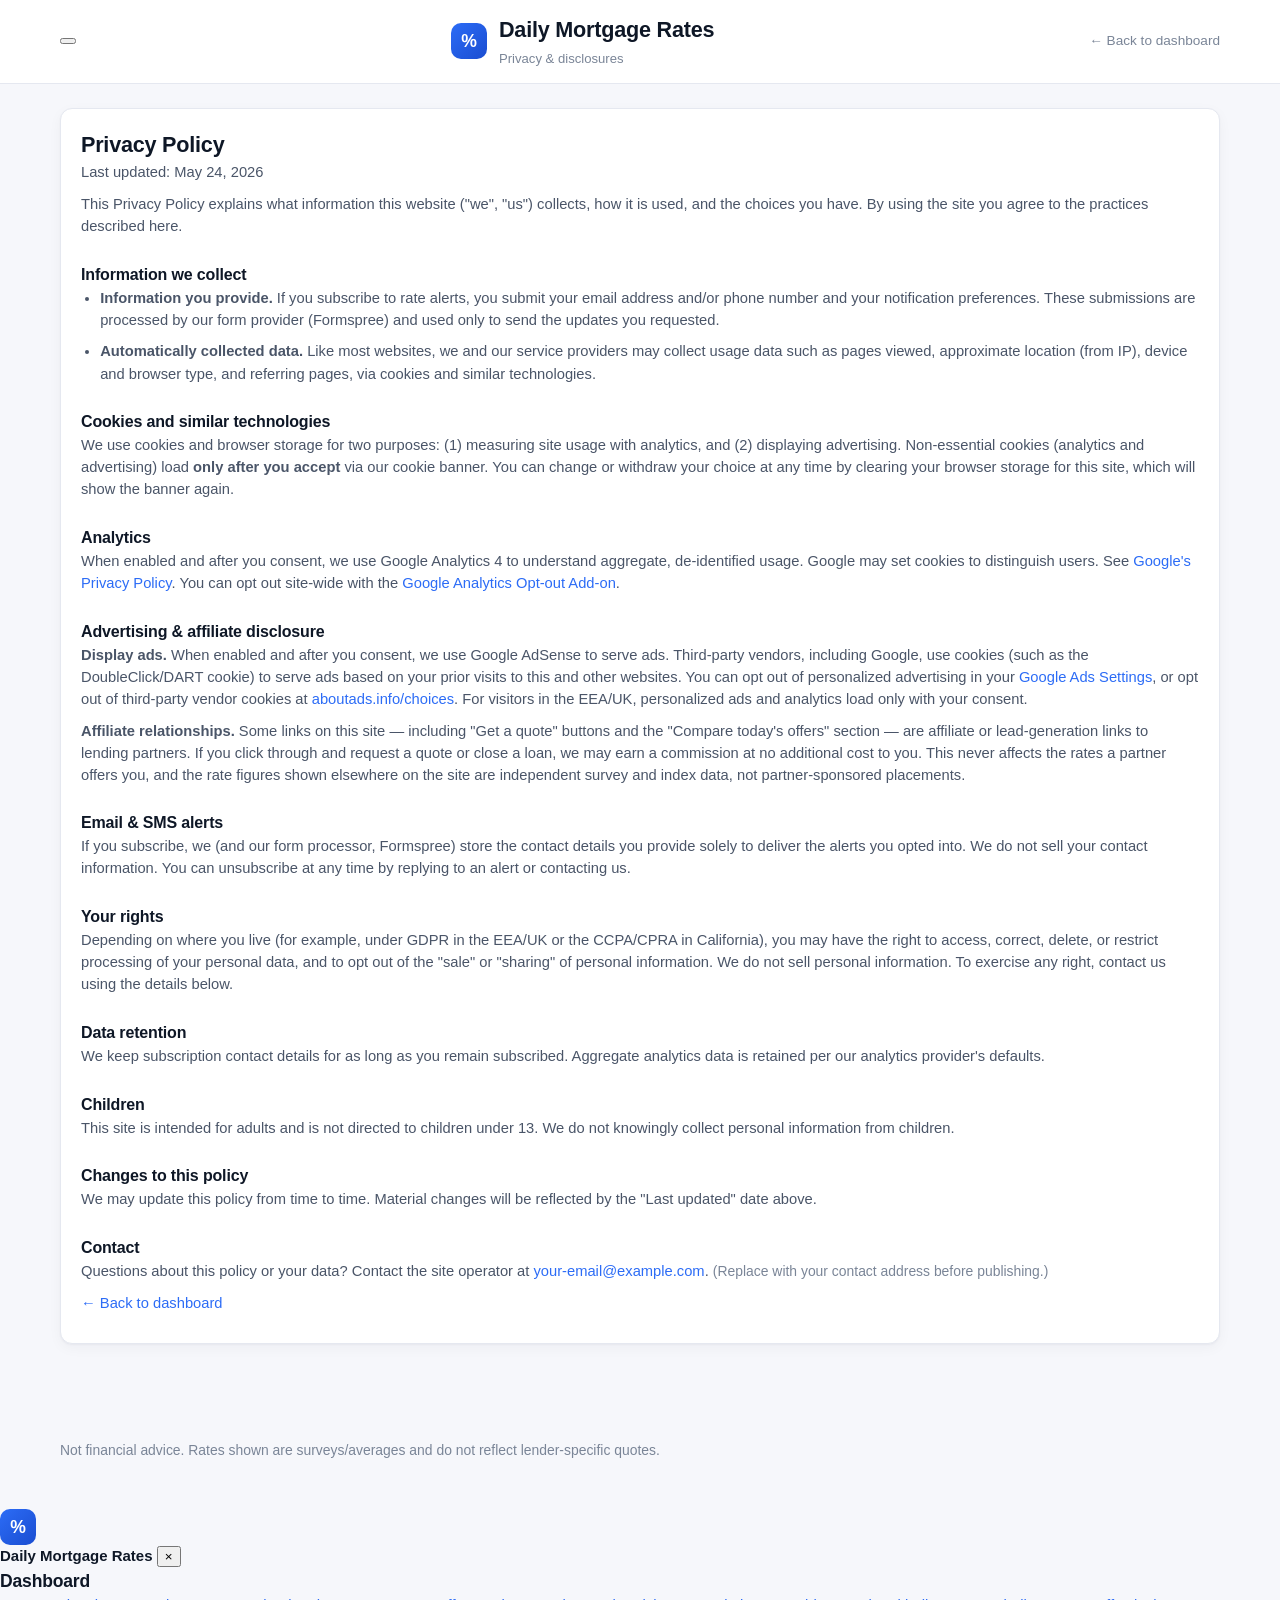
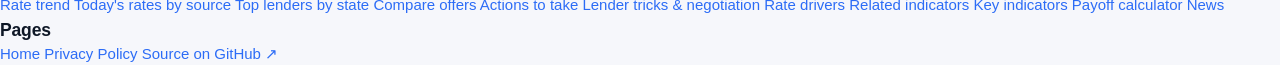
<file: privacy.html>
<!doctype html>
<html lang="en">
<head>
  <meta charset="utf-8" />
  <meta name="viewport" content="width=device-width,initial-scale=1" />
  <meta name="description" content="Privacy policy, cookie, advertising, and affiliate disclosures for the Daily Mortgage Rates dashboard." />
  <meta name="robots" content="index,follow" />
  <title>Privacy Policy · Daily Mortgage Rates</title>
  <link rel="stylesheet" href="./assets/styles.css" />
  <script src="./assets/nav.js" defer></script>
</head>
<body data-page="privacy">
  <header class="topbar">
    <div class="topbar-inner">
      <button type="button" class="hamburger" aria-label="Open menu" aria-controls="drawer">
        <span></span><span></span><span></span>
      </button>
      <div class="brand">
        <span class="brand-mark" aria-hidden="true">%</span>
        <div>
          <h1>Daily Mortgage Rates</h1>
          <p class="subtitle">Privacy &amp; disclosures</p>
        </div>
      </div>
      <div class="topbar-meta">
        <a class="ghlink" href="./index.html">← Back to dashboard</a>
      </div>
    </div>
  </header>

  <main class="container">
    <section class="panel legal">
      <h1>Privacy Policy</h1>
      <p class="muted">Last updated: May 24, 2026</p>

      <p>This Privacy Policy explains what information this website ("we", "us")
      collects, how it is used, and the choices you have. By using the site you
      agree to the practices described here.</p>

      <h2>Information we collect</h2>
      <ul>
        <li><strong>Information you provide.</strong> If you subscribe to rate
        alerts, you submit your email address and/or phone number and your
        notification preferences. These submissions are processed by our form
        provider (Formspree) and used only to send the updates you requested.</li>
        <li><strong>Automatically collected data.</strong> Like most websites, we
        and our service providers may collect usage data such as pages viewed,
        approximate location (from IP), device and browser type, and referring
        pages, via cookies and similar technologies.</li>
      </ul>

      <h2>Cookies and similar technologies</h2>
      <p>We use cookies and browser storage for two purposes: (1) measuring site
      usage with analytics, and (2) displaying advertising. Non-essential cookies
      (analytics and advertising) load <strong>only after you accept</strong> via
      our cookie banner. You can change or withdraw your choice at any time by
      clearing your browser storage for this site, which will show the banner
      again.</p>

      <h2 id="analytics">Analytics</h2>
      <p>When enabled and after you consent, we use Google Analytics 4 to
      understand aggregate, de-identified usage. Google may set cookies to
      distinguish users. See
      <a href="https://policies.google.com/privacy" target="_blank" rel="noopener">Google's Privacy Policy</a>.
      You can opt out site-wide with the
      <a href="https://tools.google.com/dlpage/gaoptout" target="_blank" rel="noopener">Google Analytics Opt-out Add-on</a>.</p>

      <h2 id="advertising">Advertising &amp; affiliate disclosure</h2>
      <p><strong>Display ads.</strong> When enabled and after you consent, we use
      Google AdSense to serve ads. Third-party vendors, including Google, use
      cookies (such as the DoubleClick/DART cookie) to serve ads based on your
      prior visits to this and other websites. You can opt out of personalized
      advertising in your
      <a href="https://www.google.com/settings/ads" target="_blank" rel="noopener">Google Ads Settings</a>,
      or opt out of third-party vendor cookies at
      <a href="https://www.aboutads.info/choices/" target="_blank" rel="noopener">aboutads.info/choices</a>.
      For visitors in the EEA/UK, personalized ads and analytics load only with
      your consent.</p>
      <p><strong>Affiliate relationships.</strong> Some links on this site —
      including "Get a quote" buttons and the "Compare today's offers" section —
      are affiliate or lead-generation links to lending partners. If you click
      through and request a quote or close a loan, we may earn a commission at no
      additional cost to you. This never affects the rates a partner offers you,
      and the rate figures shown elsewhere on the site are independent survey and
      index data, not partner-sponsored placements.</p>

      <h2>Email &amp; SMS alerts</h2>
      <p>If you subscribe, we (and our form processor, Formspree) store the
      contact details you provide solely to deliver the alerts you opted into. We
      do not sell your contact information. You can unsubscribe at any time by
      replying to an alert or contacting us.</p>

      <h2>Your rights</h2>
      <p>Depending on where you live (for example, under GDPR in the EEA/UK or the
      CCPA/CPRA in California), you may have the right to access, correct, delete,
      or restrict processing of your personal data, and to opt out of the "sale"
      or "sharing" of personal information. We do not sell personal information.
      To exercise any right, contact us using the details below.</p>

      <h2>Data retention</h2>
      <p>We keep subscription contact details for as long as you remain
      subscribed. Aggregate analytics data is retained per our analytics
      provider's defaults.</p>

      <h2>Children</h2>
      <p>This site is intended for adults and is not directed to children under
      13. We do not knowingly collect personal information from children.</p>

      <h2>Changes to this policy</h2>
      <p>We may update this policy from time to time. Material changes will be
      reflected by the "Last updated" date above.</p>

      <h2>Contact</h2>
      <p>Questions about this policy or your data? Contact the site operator at
      <a href="mailto:your-email@example.com">your-email@example.com</a>.
      <span class="muted">(Replace with your contact address before publishing.)</span></p>

      <p><a href="./index.html">← Back to dashboard</a></p>
    </section>
  </main>

  <footer class="footer">
    <p class="muted">Not financial advice. Rates shown are surveys/averages and do not reflect lender-specific quotes.</p>
  </footer>
</body>
</html>
</file>
<file: assets/styles.css>
/* ─── Reset & tokens ────────────────────────────────────────── */
*, *::before, *::after { box-sizing: border-box; }
html { -webkit-text-size-adjust: 100%; }
body { margin: 0; }

:root {
  color-scheme: light dark;

  --bg:           #f6f7fb;
  --panel:        #ffffff;
  --panel-2:      #fafbff;
  --ink:          #0e1726;
  --ink-2:        #4a5568;
  --muted:        #7a8597;
  --border:       #e5e8f0;
  --border-2:     #eef0f6;
  --accent:       #2c6cf6;
  --accent-2:     #1a4dd1;
  --accent-soft:  #e8f0ff;
  --up:           #d9342b;
  --up-bg:        #fde9e7;
  --down:         #1a9d57;
  --down-bg:      #e6f6ee;
  --warn:         #b07a06;
  --warn-bg:      #fff4d6;
  --shadow:       0 1px 2px rgba(15,23,42,.04), 0 4px 14px rgba(15,23,42,.04);
  --radius:       12px;
  --radius-sm:    8px;
  --mono:         ui-monospace, SFMono-Regular, "SF Mono", Menlo, Consolas, monospace;
  --sans:         -apple-system, BlinkMacSystemFont, "Segoe UI", Roboto, Helvetica, Arial, sans-serif;
}

@media (prefers-color-scheme: dark) {
  :root {
    --bg:           #0a0f1c;
    --panel:        #111827;
    --panel-2:      #0e1422;
    --ink:          #e6ecf5;
    --ink-2:        #b6c0d1;
    --muted:        #7c8aa3;
    --border:       #1f2a3d;
    --border-2:     #1a2335;
    --accent:       #4f8cff;
    --accent-2:     #6ea1ff;
    --accent-soft:  #14223d;
    --up:           #ff6b62;
    --up-bg:        #2a141a;
    --down:         #3ddc92;
    --down-bg:      #0f2a1f;
    --warn:         #ffc94d;
    --warn-bg:      #2a2010;
    --shadow:       0 1px 2px rgba(0,0,0,.4), 0 4px 14px rgba(0,0,0,.3);
  }
}

body {
  font-family: var(--sans);
  font-size: 15px;
  line-height: 1.5;
  background: var(--bg);
  color: var(--ink);
  -webkit-font-smoothing: antialiased;
}

h1, h2, h3 { margin: 0; color: var(--ink); letter-spacing: -0.01em; }
h1 { font-size: 1.35rem; }
h2 { font-size: 1.05rem; }
p  { margin: 0; }
a  { color: var(--accent); text-decoration: none; }
a:hover { text-decoration: underline; }

.muted    { color: var(--muted); font-size: .87rem; }
.loading  { color: var(--muted); font-style: italic; padding: 1rem 0; }
.skip-link {
  position: absolute; left: -999px; top: auto;
}
.skip-link:focus {
  left: 1rem; top: 1rem; background: var(--accent); color: #fff;
  padding: .5rem .75rem; border-radius: 6px; z-index: 100;
}

/* ─── Topbar ─────────────────────────────────────────────────── */
.topbar {
  position: sticky; top: 0; z-index: 10;
  background: color-mix(in srgb, var(--panel) 92%, transparent);
  backdrop-filter: saturate(180%) blur(8px);
  border-bottom: 1px solid var(--border);
}
.topbar-inner {
  max-width: 1200px; margin: 0 auto; padding: .9rem 1.25rem;
  display: flex; justify-content: space-between; align-items: center; gap: 1rem;
  flex-wrap: wrap;
}
.brand { display: flex; align-items: center; gap: .75rem; }
.brand-mark {
  width: 36px; height: 36px; border-radius: 10px;
  background: linear-gradient(135deg, var(--accent), var(--accent-2));
  color: #fff; font-weight: 700;
  display: grid; place-items: center; font-size: 1.1rem;
}
.subtitle { color: var(--muted); font-size: .82rem; margin-top: 2px; }
.topbar-meta { display: flex; align-items: center; gap: .65rem; }
.ghlink { font-size: .85rem; color: var(--muted); }

.badge {
  font-size: .78rem; padding: .3rem .6rem; border-radius: 999px;
  background: var(--accent-soft); color: var(--accent-2);
  border: 1px solid color-mix(in srgb, var(--accent) 20%, transparent);
  font-variant-numeric: tabular-nums;
}
.badge-warn { background: var(--warn-bg); color: var(--warn); border-color: color-mix(in srgb, var(--warn) 30%, transparent); }

/* ─── Layout ─────────────────────────────────────────────────── */
.container { max-width: 1200px; margin: 0 auto; padding: 1.5rem 1.25rem 4rem; display: grid; gap: 1.25rem; }

.panel {
  background: var(--panel);
  border: 1px solid var(--border);
  border-radius: var(--radius);
  padding: 1.25rem;
  box-shadow: var(--shadow);
}
.panel-accent {
  background: linear-gradient(180deg, var(--accent-soft), var(--panel) 70%);
  border-color: color-mix(in srgb, var(--accent) 25%, var(--border));
}
.panel-head {
  display: flex; justify-content: space-between; align-items: flex-start;
  gap: 1rem; margin-bottom: 1rem; flex-wrap: wrap;
}

/* ─── Pill toggle ────────────────────────────────────────────── */
.pill-group { display: flex; gap: .35rem; flex-wrap: wrap; padding: 4px; background: var(--panel-2); border-radius: 999px; border: 1px solid var(--border-2); width: fit-content; }
.pill {
  appearance: none; border: 0; background: transparent;
  padding: .5rem .9rem; border-radius: 999px;
  font: 600 .85rem var(--sans); color: var(--ink-2);
  cursor: pointer; transition: background .15s, color .15s;
  font-variant-numeric: tabular-nums;
}
.pill:hover { color: var(--ink); }
.pill[aria-selected="true"] {
  background: var(--accent); color: #fff;
  box-shadow: 0 2px 6px color-mix(in srgb, var(--accent) 35%, transparent);
}

/* ─── Chart ──────────────────────────────────────────────────── */
.chart-tools { display: flex; gap: .75rem; align-items: center; flex-wrap: wrap; }
.switch { display: flex; align-items: center; gap: .4rem; font-size: .85rem; color: var(--ink-2); cursor: pointer; }
.switch input { accent-color: var(--accent); }

.ghost {
  background: transparent; border: 1px solid var(--border);
  padding: .35rem .7rem; border-radius: var(--radius-sm);
  color: var(--ink-2); cursor: pointer; font: 600 .82rem var(--sans);
}
.ghost:hover { background: var(--panel-2); color: var(--ink); }

.chart-legend {
  display: flex; gap: .5rem; flex-wrap: wrap;
  margin-bottom: .75rem;
}
.legend-chip {
  display: inline-flex; align-items: center; gap: .4rem;
  padding: .3rem .6rem; border-radius: 999px;
  background: var(--panel-2); border: 1px solid var(--border-2);
  font-size: .78rem; color: var(--ink-2); cursor: pointer;
  font-variant-numeric: tabular-nums;
  transition: opacity .15s;
}
.legend-chip[data-active="false"] { opacity: .35; }
.legend-chip .swatch {
  width: 10px; height: 10px; border-radius: 2px;
}

.chart-canvas {
  width: 100%;
  height: 420px;
  position: relative;
  border-radius: var(--radius-sm);
  background: var(--panel-2);
  border: 1px solid var(--border-2);
  overflow: hidden;
}
.chart-hover {
  margin-top: .6rem; font-family: var(--mono); font-size: .82rem;
  min-height: 1.2em;
}
.chart-unavailable {
  display: flex; align-items: center; justify-content: center;
  height: 100%; min-height: 180px; margin: 0; padding: 1rem;
  text-align: center; font-size: .9rem;
}

/* ─── Tables ─────────────────────────────────────────────────── */
.table-wrap { overflow-x: auto; border-radius: var(--radius-sm); }
table { width: 100%; border-collapse: collapse; font-variant-numeric: tabular-nums; }
thead th {
  text-align: left; font-size: .78rem; text-transform: uppercase;
  letter-spacing: .04em; color: var(--muted); font-weight: 600;
  padding: .65rem .8rem; border-bottom: 1px solid var(--border);
  background: var(--panel-2); position: sticky; top: 0;
}
tbody td {
  padding: .8rem; border-bottom: 1px solid var(--border-2);
  font-size: .92rem; color: var(--ink); vertical-align: middle;
}
tbody tr:last-child td { border-bottom: 0; }
tbody tr:hover { background: color-mix(in srgb, var(--accent) 5%, transparent); }

.rate-cell { display: flex; flex-direction: column; gap: 2px; }
.rate-value { font: 600 .98rem var(--mono); color: var(--ink); }
.rate-meta  { font-size: .72rem; color: var(--muted); }

.delta-pill {
  display: inline-block; padding: .15rem .45rem; border-radius: 999px;
  font: 600 .72rem var(--mono); white-space: nowrap;
}
.delta-up   { color: var(--up);   background: var(--up-bg); }
.delta-down { color: var(--down); background: var(--down-bg); }
.delta-flat { color: var(--muted); background: var(--border-2); }

.product-cell {
  display: flex; flex-direction: column; gap: 2px;
}
.product-name { font-weight: 600; color: var(--ink); font-size: .92rem; }
.product-sub  { font-size: .73rem; color: var(--muted); }

.indicator-name { font-weight: 600; }
.indicator-blurb { color: var(--ink-2); font-size: .85rem; max-width: 540px; }

/* ─── Sparkline ──────────────────────────────────────────────── */
.spark { display: block; width: 120px; height: 32px; }
.spark path.line { fill: none; stroke: var(--accent); stroke-width: 1.5; }
.spark path.fill { fill: color-mix(in srgb, var(--accent) 18%, transparent); stroke: none; }
.spark .dot { fill: var(--accent); }

/* ─── Cards (key indicators) ─────────────────────────────────── */
.card-grid {
  display: grid; gap: 1rem;
  grid-template-columns: repeat(auto-fit, minmax(220px, 1fr));
}
.card {
  background: var(--panel-2); border: 1px solid var(--border-2);
  border-radius: var(--radius-sm); padding: 1rem;
  display: flex; flex-direction: column; gap: .5rem;
}
.card-head { display: flex; justify-content: space-between; align-items: baseline; gap: .5rem; }
.card-title { font-weight: 600; font-size: .92rem; color: var(--ink); }
.card-value { font: 700 1.25rem var(--mono); color: var(--ink); }
.card-explain { color: var(--ink-2); font-size: .82rem; line-height: 1.45; }

/* ─── Alert form ─────────────────────────────────────────────── */
.alert-form {
  display: grid; gap: .85rem;
  grid-template-columns: repeat(auto-fit, minmax(220px, 1fr));
  align-items: end;
}
.field { display: flex; flex-direction: column; gap: .35rem; }
.field label { font-size: .82rem; color: var(--ink-2); font-weight: 600; }
.field input[type=email], .field input[type=tel] {
  font: 400 .95rem var(--sans);
  padding: .65rem .8rem;
  border-radius: var(--radius-sm);
  border: 1px solid var(--border);
  background: var(--panel);
  color: var(--ink);
}
.field input:focus { outline: 2px solid var(--accent); outline-offset: 1px; }

.field-pref fieldset {
  border: 0; padding: 0; margin: 0;
  display: flex; flex-direction: column; gap: .25rem;
}
.field-pref legend { font-size: .82rem; color: var(--ink-2); font-weight: 600; margin-bottom: .35rem; }
.field-pref label { font-size: .87rem; display: flex; gap: .4rem; align-items: center; color: var(--ink-2); }
.field-pref input { accent-color: var(--accent); }

.primary {
  background: var(--accent); color: #fff; border: 0;
  padding: .7rem 1.2rem; border-radius: var(--radius-sm);
  font: 600 .92rem var(--sans); cursor: pointer;
  height: 42px;
  transition: background .15s, transform .05s;
}
.primary:hover { background: var(--accent-2); }
.primary:active { transform: translateY(1px); }
.primary:disabled { opacity: .65; cursor: progress; }

.alert-status {
  grid-column: 1 / -1; min-height: 1.2em; font-size: .87rem;
}
.alert-status.ok  { color: var(--down); }
.alert-status.err { color: var(--up); }

.honeypot { position: absolute; left: -9999px; width: 1px; height: 1px; opacity: 0; }

/* ─── News ───────────────────────────────────────────────────── */
.news-pager {
  display: flex; gap: .75rem; align-items: center;
  margin-bottom: .75rem;
}
.pager-btn {
  width: 32px; height: 32px; border-radius: 50%;
  border: 1px solid var(--border); background: var(--panel-2); color: var(--ink-2);
  font-size: 1rem; cursor: pointer;
}
.pager-btn:hover { background: var(--accent-soft); color: var(--accent); }
.pager-btn:disabled { opacity: .35; cursor: not-allowed; }
#news-day-label { font: 600 .9rem var(--sans); color: var(--ink); min-width: 12ch; text-align: center; font-variant-numeric: tabular-nums; }

.news-list { list-style: none; margin: 0; padding: 0; display: grid; gap: .75rem; }
.news-item {
  display: grid; grid-template-columns: 1fr auto; gap: .25rem 1rem;
  padding: .85rem 1rem; background: var(--panel-2);
  border: 1px solid var(--border-2); border-radius: var(--radius-sm);
}
.news-title { grid-column: 1; font-weight: 600; color: var(--ink); font-size: .95rem; }
.news-title a { color: inherit; }
.news-source { grid-column: 2; font-size: .78rem; color: var(--muted); text-align: right; }
.news-summary { grid-column: 1 / -1; color: var(--ink-2); font-size: .85rem; }

/* ─── Footer ─────────────────────────────────────────────────── */
.footer {
  max-width: 1200px; margin: 0 auto; padding: 2rem 1.25rem 3rem;
  color: var(--muted); font-size: .82rem; display: grid; gap: .35rem;
}

/* ─── Monetization: ads, offers, consent, legal ──────────────── */
.ad-slot { text-align: center; min-height: 0; }
.ad-slot[data-filled] {
  margin: .25rem 0; padding-top: 1rem;
  border-top: 1px solid var(--border-2);
}
.ad-slot[data-filled]::before {
  content: "Advertisement"; display: block;
  font-size: .66rem; letter-spacing: .08em; text-transform: uppercase;
  color: var(--muted); margin-bottom: .4rem;
}

.offers-buttons { display: flex; flex-wrap: wrap; gap: .6rem; margin-bottom: .9rem; }
.offer-btn {
  display: inline-flex; align-items: center; gap: .4rem;
  background: var(--accent); color: #fff;
  padding: .65rem 1.1rem; border-radius: var(--radius-sm);
  font: 600 .9rem var(--sans); text-decoration: none;
  transition: background .15s, transform .05s;
}
.offer-btn:hover { background: var(--accent-2); text-decoration: none; }
.offer-btn:active { transform: translateY(1px); }

.cta-link {
  display: inline-block; white-space: nowrap;
  background: var(--accent-soft); color: var(--accent-2);
  border: 1px solid color-mix(in srgb, var(--accent) 25%, transparent);
  padding: .4rem .75rem; border-radius: 999px;
  font: 600 .8rem var(--sans); text-decoration: none;
  transition: background .15s, color .15s;
}
.cta-link:hover { background: var(--accent); color: #fff; text-decoration: none; }

.disclosure { color: var(--muted); font-size: .76rem; line-height: 1.45; }

.consent-banner {
  position: fixed; left: 0; right: 0; bottom: 0; z-index: 50;
  display: flex; align-items: center; justify-content: center;
  flex-wrap: wrap; gap: .75rem 1.25rem; padding: .9rem 1.25rem;
  background: var(--panel); border-top: 1px solid var(--border);
  box-shadow: 0 -4px 14px rgba(15,23,42,.08);
}
.consent-text { font-size: .85rem; color: var(--ink-2); max-width: 60ch; }
.consent-actions { display: flex; gap: .5rem; }
.consent-actions .primary { height: auto; padding: .5rem 1rem; }

.footer-links { display: flex; gap: 1rem; flex-wrap: wrap; margin-top: .25rem; }
.footer-links a { color: var(--muted); }

/* ─── Legal / privacy page ───────────────────────────────────── */
.legal h2 { margin-top: 1.6rem; font-size: 1rem; }
.legal p, .legal li { color: var(--ink-2); font-size: .92rem; margin-bottom: .6rem; }
.legal ul { padding-left: 1.2rem; margin: 0; }

/* ─── Borrower action cards ──────────────────────────────────── */
.actions-bucket + .actions-bucket { margin-top: 1.25rem; }
.bucket-label {
  font-size: .72rem; letter-spacing: .08em; text-transform: uppercase;
  color: var(--muted); margin: 0 0 .6rem; font-weight: 600;
}
.card-action { margin-top: .35rem; }

/* ─── Pay-off-vs-S&P calculator ──────────────────────────────── */
.calc-controls {
  display: grid; gap: .75rem 1rem;
  grid-template-columns: repeat(auto-fit, minmax(180px, 1fr));
  margin-bottom: 1rem;
}
.calc-controls .field { gap: .35rem; }
.calc-controls input[type=number] {
  font: 400 .95rem var(--sans);
  padding: .55rem .75rem; border-radius: var(--radius-sm);
  border: 1px solid var(--border); background: var(--panel); color: var(--ink);
}
.calc-controls input[type=number]:focus { outline: 2px solid var(--accent); outline-offset: 1px; }
.calc-controls input[type=range] { width: 100%; accent-color: var(--accent); }
.calc-controls output {
  font: 600 .85rem var(--mono); color: var(--ink);
  margin-left: .25rem;
}
.payoff-summary { margin-top: .85rem; font-size: 1rem; color: var(--ink-2); }
.payoff-summary strong { color: var(--down); }
.payoff-footnote { color: var(--muted); font-size: .76rem; margin-top: .25rem; }
.calc-reset-wrap { margin-top: .75rem; }

/* ─── Calculator suite ───────────────────────────────────────── */
.calc-nav {
  display: flex; align-items: center; gap: .55rem .9rem; flex-wrap: wrap;
  padding: .55rem .95rem; background: var(--panel-2);
  border: 1px solid var(--border-2); border-radius: 999px;
}
.calc-nav-label {
  color: var(--muted); font-weight: 700; font-size: .72rem;
  text-transform: uppercase; letter-spacing: .05em;
}
.calc-nav a { color: var(--accent); font-weight: 600; font-size: .85rem; text-decoration: none; }
.calc-nav a:hover { text-decoration: underline; }

.calc-results {
  display: grid; gap: .65rem 1rem;
  grid-template-columns: repeat(auto-fit, minmax(160px, 1fr));
  margin: .25rem 0 1rem;
}
.calc-item { display: flex; flex-direction: column; gap: .15rem; }
.calc-label { font-size: .78rem; color: var(--ink-2); }
.calc-num { font: 700 1.15rem var(--mono); color: var(--ink); }
.calc-item.total {
  grid-column: 1 / -1;
  background: linear-gradient(180deg, var(--accent-soft), transparent);
  border: 1px solid color-mix(in srgb, var(--accent) 25%, var(--border-2));
  border-radius: var(--radius-sm); padding: .75rem .9rem; gap: .2rem;
}
.calc-item.total .calc-label { color: var(--ink-2); font-weight: 600; }
.calc-item.total .calc-num { font-size: 1.7rem; color: var(--accent); }

.calc-note { color: var(--warn); font-size: .82rem; margin: 0 0 .6rem; }

.amort-details { margin: 0 0 1rem; }
.amort-details summary {
  cursor: pointer; font: 600 .85rem var(--sans); color: var(--ink-2);
  padding: .4rem 0; user-select: none;
}
.amort-details summary:hover { color: var(--ink); }
.amort-details[open] summary { margin-bottom: .5rem; }
.amort-table th:not(:first-child), .amort-table td:not(:first-child) { text-align: right; }

.calc-chart-optional { display: none; height: 300px; margin-top: 1rem; }
.calc-chart-optional.has-chart { display: block; }

.dti-bars { display: grid; gap: .5rem; margin: 0 0 1rem; }
.dti-row {
  display: grid; grid-template-columns: 8.5rem 1fr auto;
  align-items: center; gap: .6rem; font-size: .8rem;
}
.dti-cap { color: var(--ink-2); }
.dti-track { height: .55rem; background: var(--border-2); border-radius: 999px; overflow: hidden; }
.dti-fill { display: block; height: 100%; background: color-mix(in srgb, var(--accent) 45%, transparent); border-radius: 999px; }
.dti-fill.bind { background: var(--accent); }
.dti-val { font: 600 .8rem var(--mono); color: var(--ink); white-space: nowrap; }

/* ─── Responsive ─────────────────────────────────────────────── */
@media (max-width: 720px) {
  .chart-canvas { height: 320px; }
  .calc-results { grid-template-columns: 1fr 1fr; }
  .calc-item.total .calc-num { font-size: 1.4rem; }
  .dti-row { grid-template-columns: 6rem 1fr auto; }
  .panel { padding: 1rem; }
  .topbar-inner { padding: .75rem 1rem; }
  h1 { font-size: 1.15rem; }
  .offers-buttons { flex-direction: column; align-items: stretch; }
  .offer-btn { justify-content: center; }
  .consent-banner { flex-direction: column; align-items: stretch; text-align: center; }
  .consent-actions { justify-content: center; }
}
</file>
